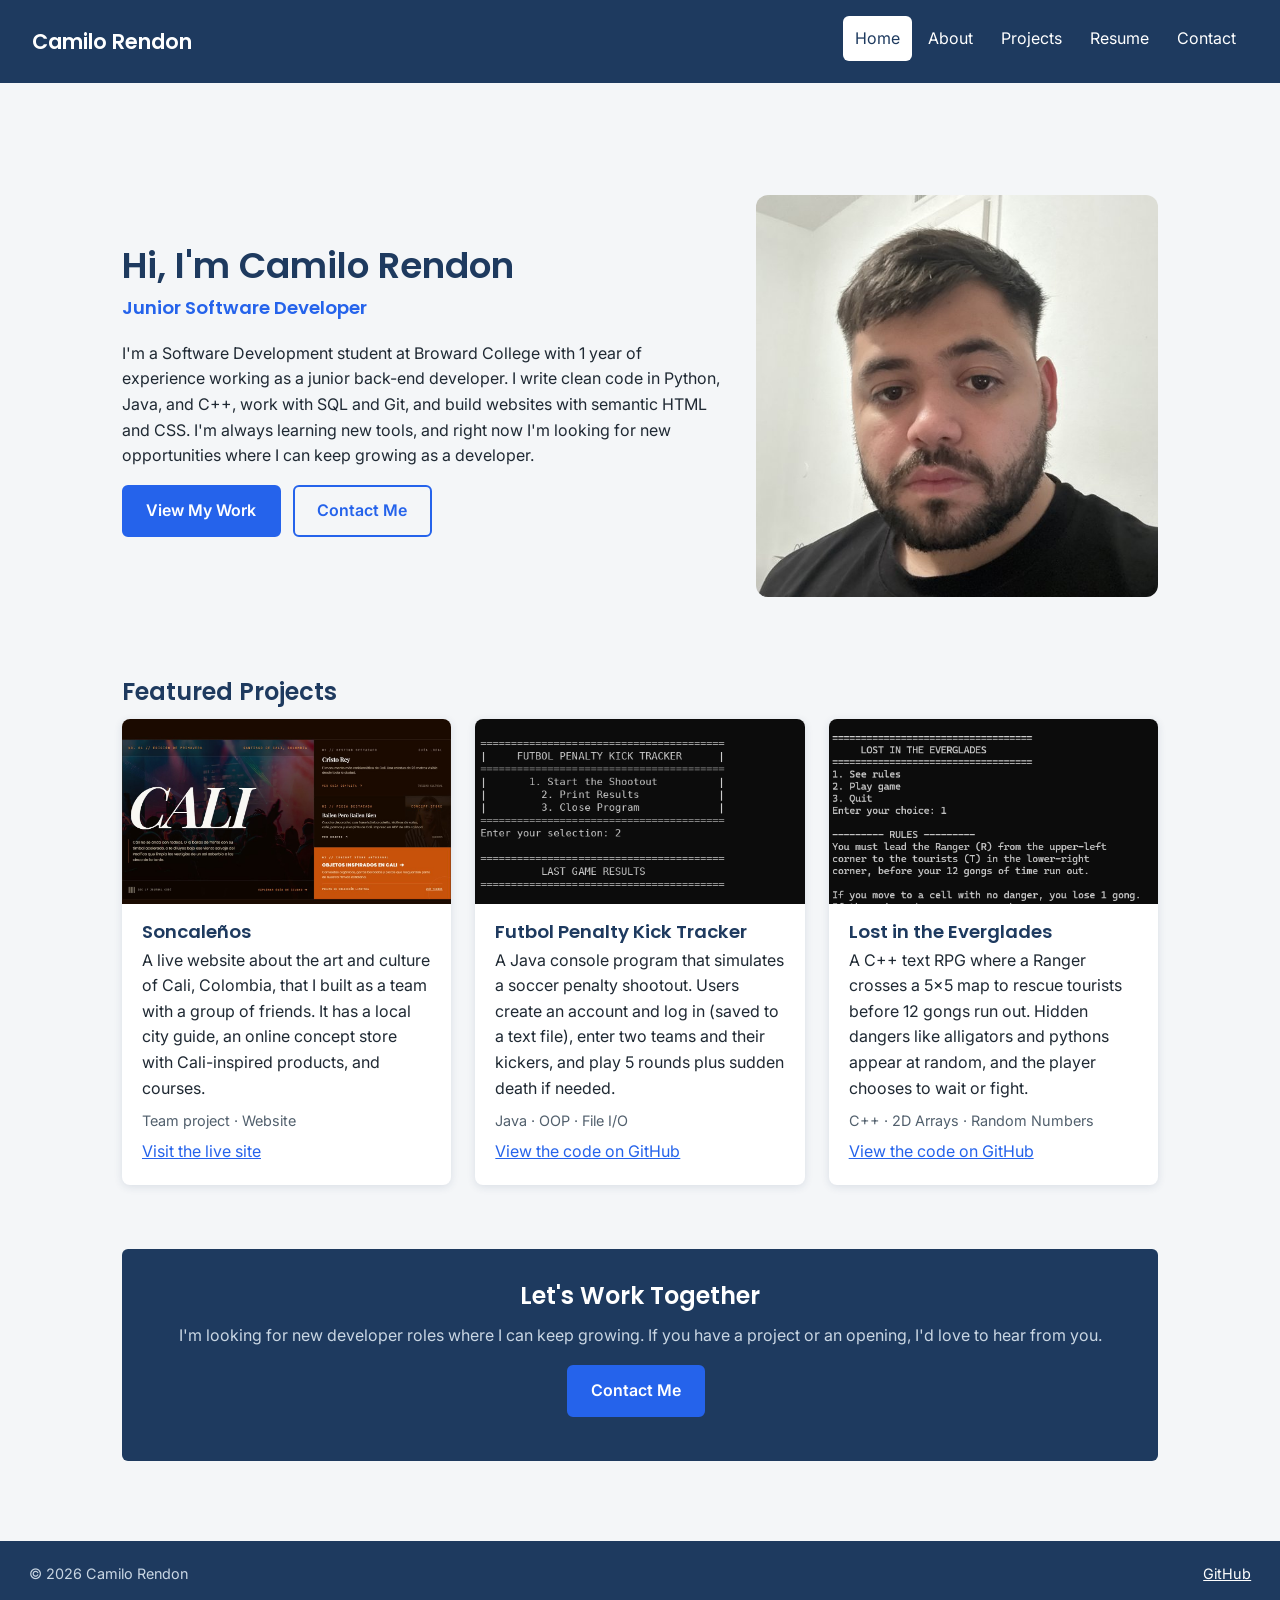
<file: Portafolio_Part_4/index.html>
<!DOCTYPE html>
<!--
    Student Name: Camilo Rendon
    File Name: index.html
    Date: 11/17/2026
    Note: Home page, created by duplicating template.html and following the Home wireframe.
-->
<html lang="en">
<head>
    <meta charset="utf-8">
    <meta name="viewport" content="width=device-width, initial-scale=1.0">
    <meta name="description" content="Camilo Rendon, Software Development student and junior software developer. View my projects and get in touch.">
    <title>Home | Camilo Rendon</title>
    <link rel="preconnect" href="https://fonts.googleapis.com">
    <link rel="preconnect" href="https://fonts.gstatic.com" crossorigin>
    <link rel="stylesheet" href="https://fonts.googleapis.com/css2?family=Inter:wght@400;600&amp;family=Poppins:wght@600&amp;display=swap">
    <link rel="stylesheet" href="css/styles.css">
    <script src="js/main.js"></script>
</head>
<body>

    <!-- Skip link for keyboard users -->
    <a class="skip-link" href="#main-content">Skip to main content</a>

    <!-- Site header: logo and primary navigation -->
    <header class="site-header">
        <a class="logo" href="index.html">Camilo Rendon</a>
        <button class="menu-toggle" type="button" aria-expanded="false" aria-controls="primary-nav">&#9776; Menu</button>
        <nav class="site-nav" id="primary-nav" aria-label="Primary">
            <ul>
                <li><a href="index.html" aria-current="page">Home</a></li>
                <li><a href="about.html">About</a></li>
                <li><a href="projects.html">Projects</a></li>
                <li><a href="resume.html">Resume</a></li>
                <li><a href="contact.html">Contact</a></li>
            </ul>
        </nav>
    </header>

    <!-- Main page content -->
    <main id="main-content">

        <!-- Hero: name, tagline, intro, buttons, and photo -->
        <section class="hero" aria-labelledby="hero-heading">
            <div class="hero-text">
                <h1 id="hero-heading">Hi, I'm Camilo Rendon</h1>
                <p class="tagline">Junior Software Developer</p>
                <p>I'm a Software Development student at Broward College with 1 year of experience working as a junior back-end developer. I write clean code in Python, Java, and C++, work with SQL and Git, and build websites with semantic HTML and CSS. I'm always learning new tools, and right now I'm looking for new opportunities where I can keep growing as a developer.</p>
                <a class="button" href="projects.html">View My Work</a>
                <a class="button button-outline" href="contact.html">Contact Me</a>
            </div>
            <img class="headshot" src="assets/images/headshot.jpg" alt="Photo of Camilo Rendon" width="600" height="600">
        </section>

        <!-- Featured projects: 1 column on mobile, 3 columns on desktop -->
        <section class="featured" aria-labelledby="featured-heading">
            <h2 id="featured-heading">Featured Projects</h2>
            <div class="project-grid">

                <article class="project-card">
                    <img src="assets/images/project-soncalenos.jpg" alt="Home page of the Soncaleños website with a large CALI title and featured places and products" width="1200" height="680">
                    <div class="card-body">
                        <h3>Soncaleños</h3>
                        <p>A live website about the art and culture of Cali, Colombia, that I built as a team with a group of friends. It has a local city guide, an online concept store with Cali-inspired products, and courses.</p>
                        <p class="tags">Team project &middot; Website</p>
                        <a href="https://soncalenos.com/">Visit the live site</a>
                    </div>
                </article>

                <article class="project-card">
                    <img src="assets/images/project-penalty-kicks.png" alt="Console screen of the Futbol Penalty Kick Tracker showing the main menu, last game results for each team, and the final score" width="488" height="1042">
                    <div class="card-body">
                        <h3>Futbol Penalty Kick Tracker</h3>
                        <p>A Java console program that simulates a soccer penalty shootout. Users create an account and log in (saved to a text file), enter two teams and their kickers, and play 5 rounds plus sudden death if needed.</p>
                        <p class="tags">Java &middot; OOP &middot; File I/O</p>
                        <a href="https://github.com/CamiloStiwar/Penalty-Kicks-Program">View the code on GitHub</a>
                    </div>
                </article>

                <article class="project-card">
                    <img src="assets/images/project-everglades.png" alt="Console screen of Lost in the Everglades showing the main menu and the game rules" width="518" height="585">
                    <div class="card-body">
                        <h3>Lost in the Everglades</h3>
                        <p>A C++ text RPG where a Ranger crosses a 5x5 map to rescue tourists before 12 gongs run out. Hidden dangers like alligators and pythons appear at random, and the player chooses to wait or fight.</p>
                        <p class="tags">C++ &middot; 2D Arrays &middot; Random Numbers</p>
                        <a href="https://github.com/CamiloStiwar/Everglades-Game">View the code on GitHub</a>
                    </div>
                </article>

            </div>
        </section>

        <!-- Call to action band -->
        <section class="cta" aria-labelledby="cta-heading">
            <h2 id="cta-heading">Let's Work Together</h2>
            <p>I'm looking for new developer roles where I can keep growing. If you have a project or an opening, I'd love to hear from you.</p>
            <a class="button" href="contact.html">Contact Me</a>
        </section>

    </main>

    <!-- Site footer -->
    <footer class="site-footer">
        <p>&copy; 2026 Camilo Rendon</p>
        <p><a href="https://github.com/CamiloStiwar">GitHub</a></p>
    </footer>

</body>
</html>
</file>
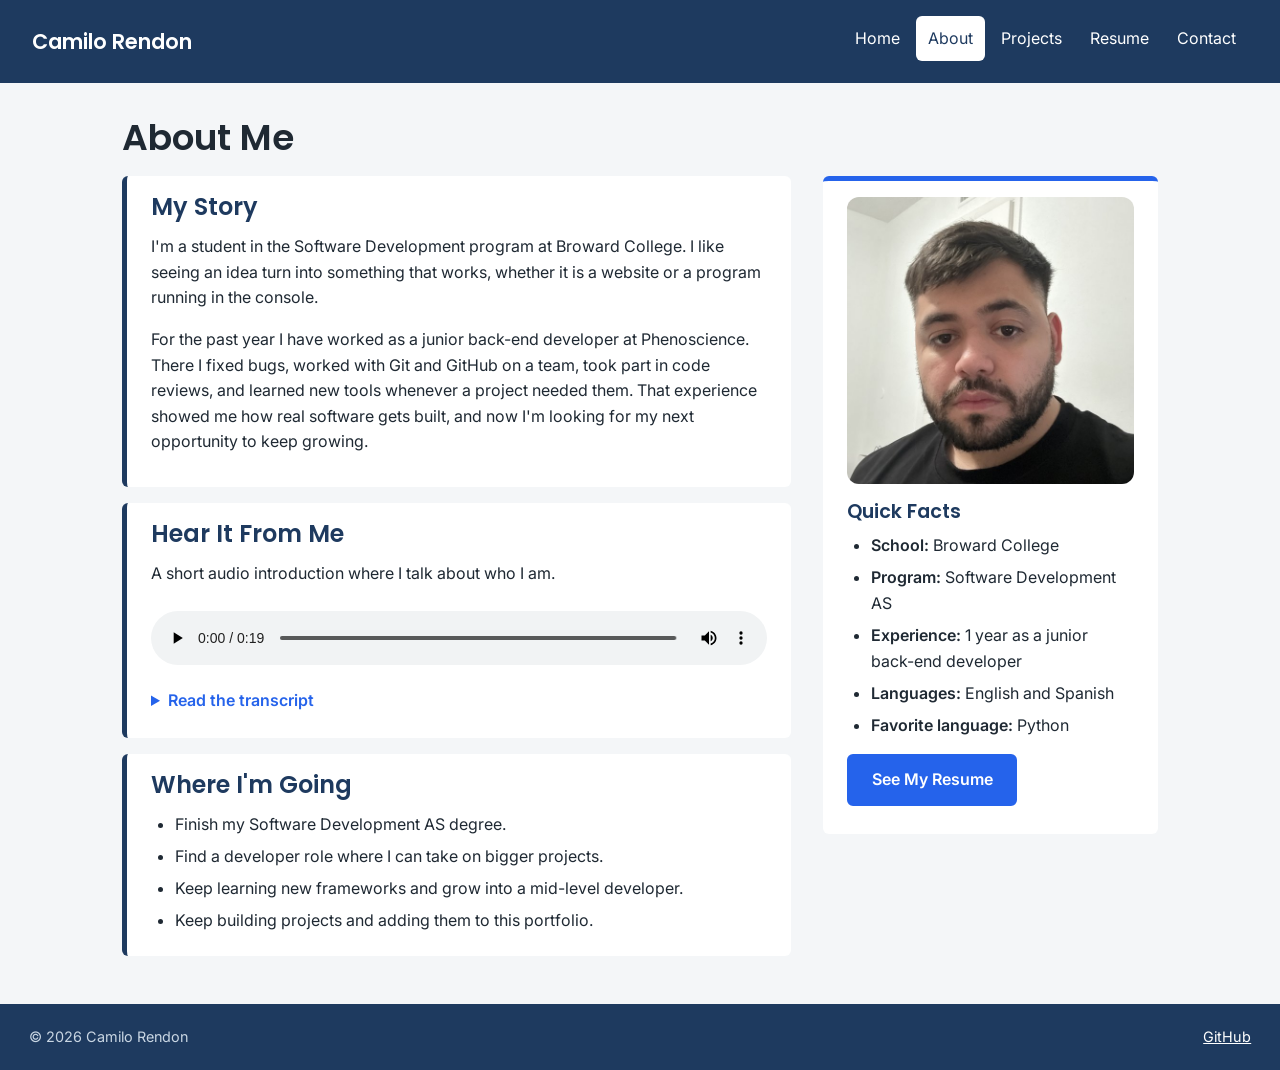
<file: Portafolio_Part_4/about.html>
<!DOCTYPE html>
<!--
    Student Name: Camilo Rendon
    File Name: about.html
    Date: 11/17/2026
-->
<html lang="en">
<head>
    <meta charset="utf-8">
    <meta name="viewport" content="width=device-width, initial-scale=1.0">
    <meta name="description" content="Learn about Camilo Rendon's background, goals, and technical skills.">
    <title>About | Camilo Rendon</title>
    <link rel="preconnect" href="https://fonts.googleapis.com">
    <link rel="preconnect" href="https://fonts.gstatic.com" crossorigin>
    <link rel="stylesheet" href="https://fonts.googleapis.com/css2?family=Inter:wght@400;600&amp;family=Poppins:wght@600&amp;display=swap">
    <link rel="stylesheet" href="css/styles.css">
    <script src="js/main.js"></script>
</head>
<body>

    <!-- Skip link for keyboard users -->
    <a class="skip-link" href="#main-content">Skip to main content</a>

    <!-- Site header: logo and primary navigation -->
    <header class="site-header">
        <a class="logo" href="index.html">Camilo Rendon</a>
        <button class="menu-toggle" type="button" aria-expanded="false" aria-controls="primary-nav">&#9776; Menu</button>
        <nav class="site-nav" id="primary-nav" aria-label="Primary">
            <ul>
                <li><a href="index.html">Home</a></li>
                <li><a href="about.html" aria-current="page">About</a></li>
                <li><a href="projects.html">Projects</a></li>
                <li><a href="resume.html">Resume</a></li>
                <li><a href="contact.html">Contact</a></li>
            </ul>
        </nav>
    </header>

    <!-- Main page content -->
    <main id="main-content">
        <h1>About Me</h1>

        <!-- Two column layout: story on the left, quick facts on the right -->
        <div class="about-layout">

            <article class="about-story">

                <section aria-labelledby="story-heading">
                    <h2 id="story-heading">My Story</h2>
                    <p>I'm a student in the Software Development program at Broward College. I like seeing an idea turn into something that works, whether it is a website or a program running in the console.</p>
                    <p>For the past year I have worked as a junior back-end developer at Phenoscience. There I fixed bugs, worked with Git and GitHub on a team, took part in code reviews, and learned new tools whenever a project needed them. That experience showed me how real software gets built, and now I'm looking for my next opportunity to keep growing.</p>
                </section>

                <!-- Audio introduction with a transcript for accessibility -->
                <section aria-labelledby="audio-heading">
                    <h2 id="audio-heading">Hear It From Me</h2>
                    <p>A short audio introduction where I talk about who I am.</p>
                    <audio controls preload="metadata">
                        <source src="assets/media/intro.mp3" type="audio/mpeg">
                        Your browser does not support the audio element. You can read the transcript below.
                    </audio>
                    <details class="transcript">
                        <summary>Read the transcript</summary>
                        <p>Hi, I'm Camilo Rendon. I'm a Software Development student at Broward College and I have one year of experience as a junior back-end developer. I build websites and programs in Python, Java, and C++. This portfolio shows some of the projects I'm proud of.</p>
                    </details>
                </section>

                <section aria-labelledby="goals-heading">
                    <h2 id="goals-heading">Where I'm Going</h2>
                    <ul>
                        <li>Finish my Software Development AS degree.</li>
                        <li>Find a developer role where I can take on bigger projects.</li>
                        <li>Keep learning new frameworks and grow into a mid-level developer.</li>
                        <li>Keep building projects and adding them to this portfolio.</li>
                    </ul>
                </section>

            </article>

            <!-- Sidebar with photo and quick facts -->
            <aside class="sidebar" aria-labelledby="facts-heading">
                <img src="assets/images/headshot.jpg" alt="Photo of Camilo Rendon" width="600" height="600">
                <h2 id="facts-heading">Quick Facts</h2>
                <ul>
                    <li><strong>School:</strong> Broward College</li>
                    <li><strong>Program:</strong> Software Development AS</li>
                    <li><strong>Experience:</strong> 1 year as a junior back-end developer</li>
                    <li><strong>Languages:</strong> English and Spanish</li>
                    <li><strong>Favorite language:</strong> Python</li>
                </ul>
                <a class="button" href="resume.html">See My Resume</a>
            </aside>

        </div>
    </main>

    <!-- Site footer -->
    <footer class="site-footer">
        <p>&copy; 2026 Camilo Rendon</p>
        <p><a href="https://github.com/CamiloStiwar">GitHub</a></p>
    </footer>

</body>
</html>
</file>
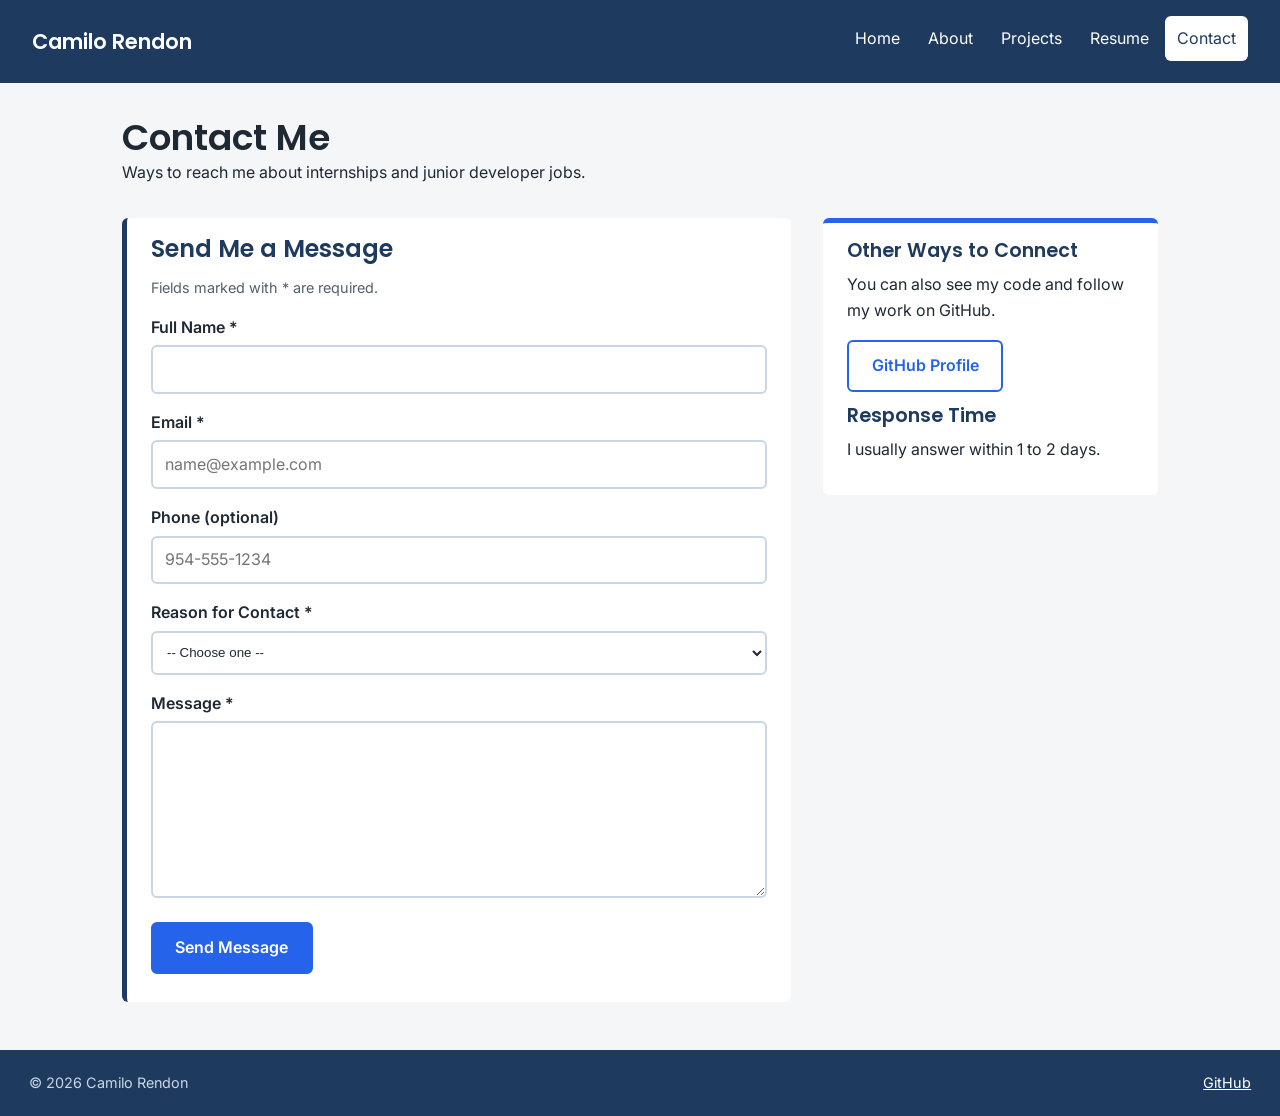
<file: Portafolio_Part_4/contact.html>
<!DOCTYPE html>
<!--
    Student Name: Camilo Rendon
    File Name: contact.html
    Date: 11/17/2026
-->
<html lang="en">
<head>
    <meta charset="utf-8">
    <meta name="viewport" content="width=device-width, initial-scale=1.0">
    <meta name="description" content="How to contact Camilo Rendon by email, GitHub, or LinkedIn.">
    <title>Contact | Camilo Rendon</title>
    <link rel="preconnect" href="https://fonts.googleapis.com">
    <link rel="preconnect" href="https://fonts.gstatic.com" crossorigin>
    <link rel="stylesheet" href="https://fonts.googleapis.com/css2?family=Inter:wght@400;600&amp;family=Poppins:wght@600&amp;display=swap">
    <link rel="stylesheet" href="css/styles.css">
    <script src="js/main.js"></script>
</head>
<body>

    <!-- Skip link for keyboard users -->
    <a class="skip-link" href="#main-content">Skip to main content</a>

    <!-- Site header: logo and primary navigation -->
    <header class="site-header">
        <a class="logo" href="index.html">Camilo Rendon</a>
        <button class="menu-toggle" type="button" aria-expanded="false" aria-controls="primary-nav">&#9776; Menu</button>
        <nav class="site-nav" id="primary-nav" aria-label="Primary">
            <ul>
                <li><a href="index.html">Home</a></li>
                <li><a href="about.html">About</a></li>
                <li><a href="projects.html">Projects</a></li>
                <li><a href="resume.html">Resume</a></li>
                <li><a href="contact.html" aria-current="page">Contact</a></li>
            </ul>
        </nav>
    </header>

    <!-- Main page content -->
    <main id="main-content">
        <h1>Contact Me</h1>
        <p>Ways to reach me about internships and junior developer jobs.</p>

        <div class="contact-layout">

            <!-- Contact form -->
            <section class="contact-form" aria-labelledby="form-heading">
                <h2 id="form-heading">Send Me a Message</h2>
                <p class="tags">Fields marked with * are required.</p>

                <form action="thanks.html" method="get">

                    <label for="name">Full Name *</label>
                    <input type="text" id="name" name="name" autocomplete="name" required>

                    <label for="email">Email *</label>
                    <input type="email" id="email" name="email" autocomplete="email" placeholder="name@example.com" required>

                    <label for="phone">Phone (optional)</label>
                    <input type="tel" id="phone" name="phone" autocomplete="tel" placeholder="954-555-1234"
                           pattern="[0-9]{3}-[0-9]{3}-[0-9]{4}" title="Use this format: 954-555-1234">

                    <label for="reason">Reason for Contact *</label>
                    <select id="reason" name="reason" required>
                        <option value="">-- Choose one --</option>
                        <option value="internship">Internship</option>
                        <option value="job">Junior developer job</option>
                        <option value="project">Website or program project</option>
                        <option value="other">Something else</option>
                    </select>

                    <label for="message">Message *</label>
                    <textarea id="message" name="message" rows="6" minlength="10" required></textarea>

                    <button class="button" type="submit">Send Message</button>
                </form>
            </section>

            <!-- Sidebar with other ways to connect -->
            <aside class="sidebar" aria-labelledby="connect-heading">
                <h2 id="connect-heading">Other Ways to Connect</h2>
                <p>You can also see my code and follow my work on GitHub.</p>
                <a class="button button-outline" href="https://github.com/CamiloStiwar">GitHub Profile</a>
                <h2>Response Time</h2>
                <p>I usually answer within 1 to 2 days.</p>
            </aside>

        </div>
    </main>

    <!-- Site footer -->
    <footer class="site-footer">
        <p>&copy; 2026 Camilo Rendon</p>
        <p><a href="https://github.com/CamiloStiwar">GitHub</a></p>
    </footer>

</body>
</html>
</file>
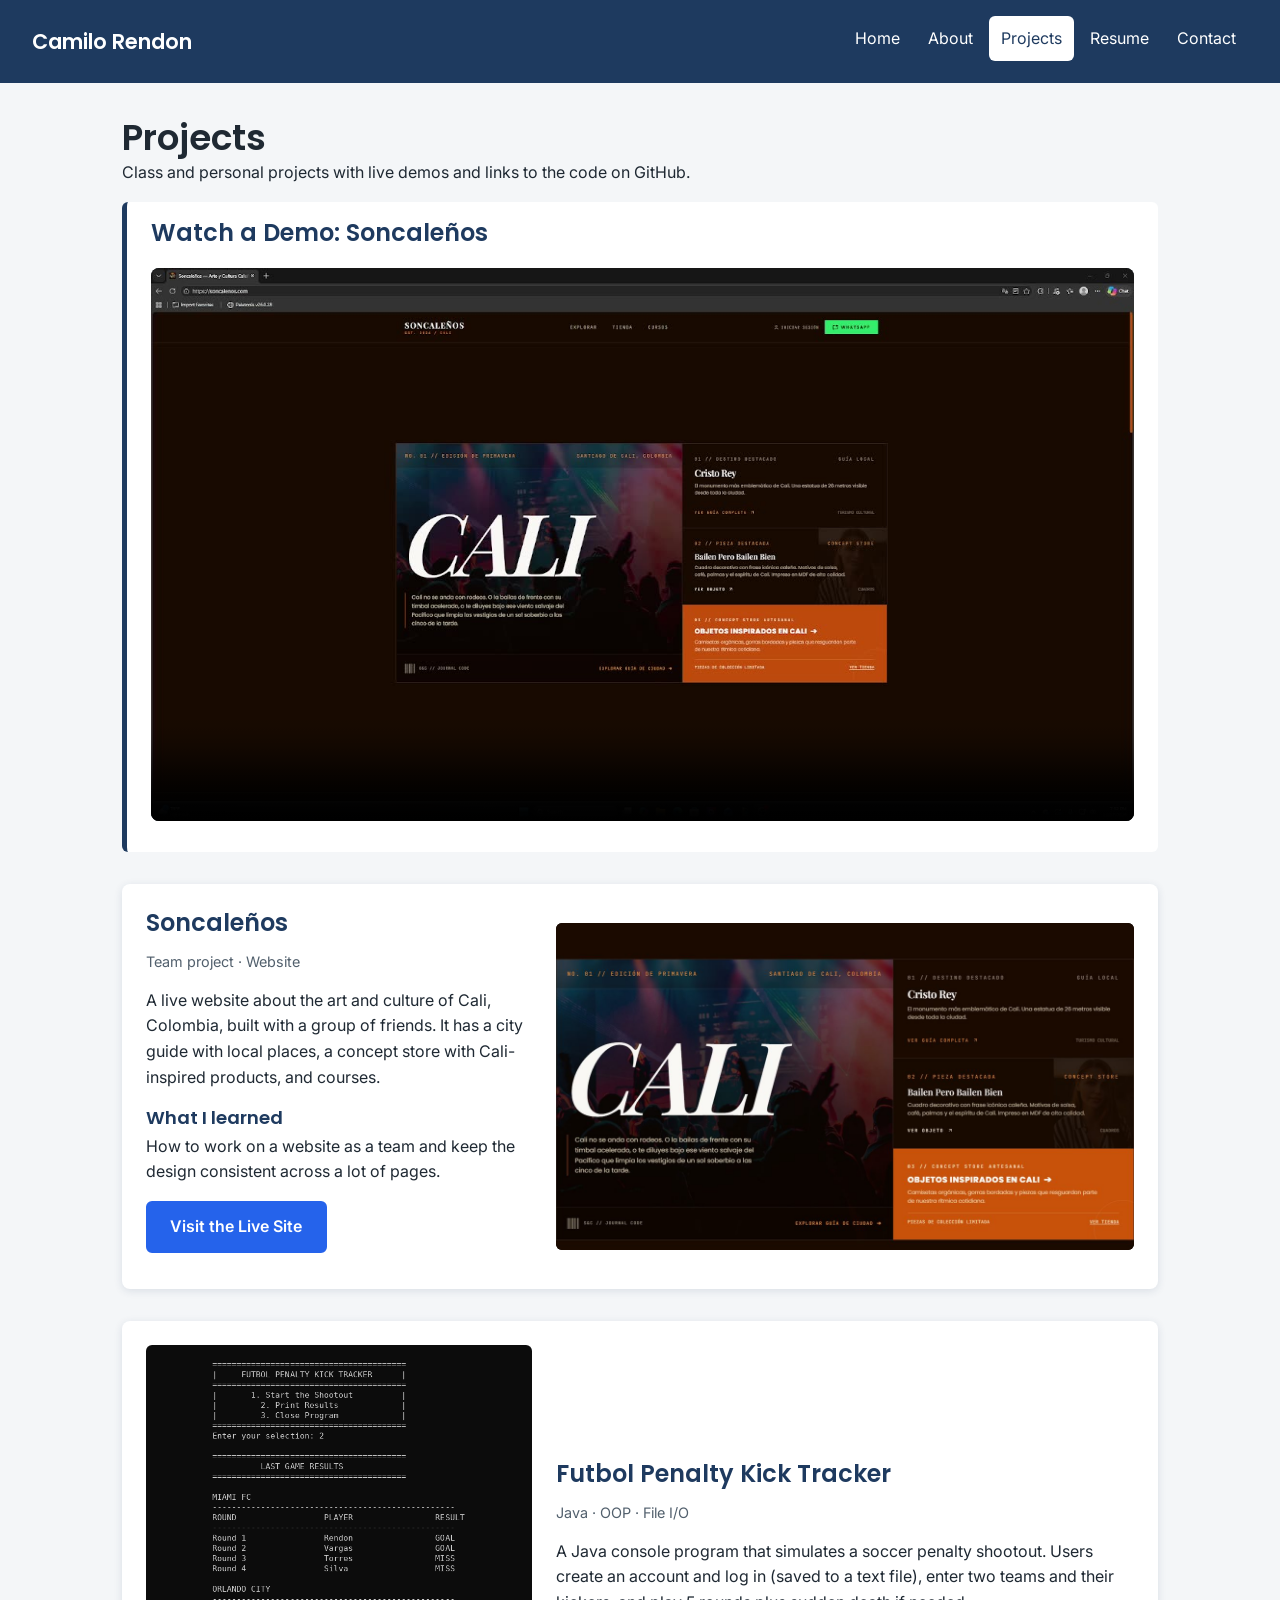
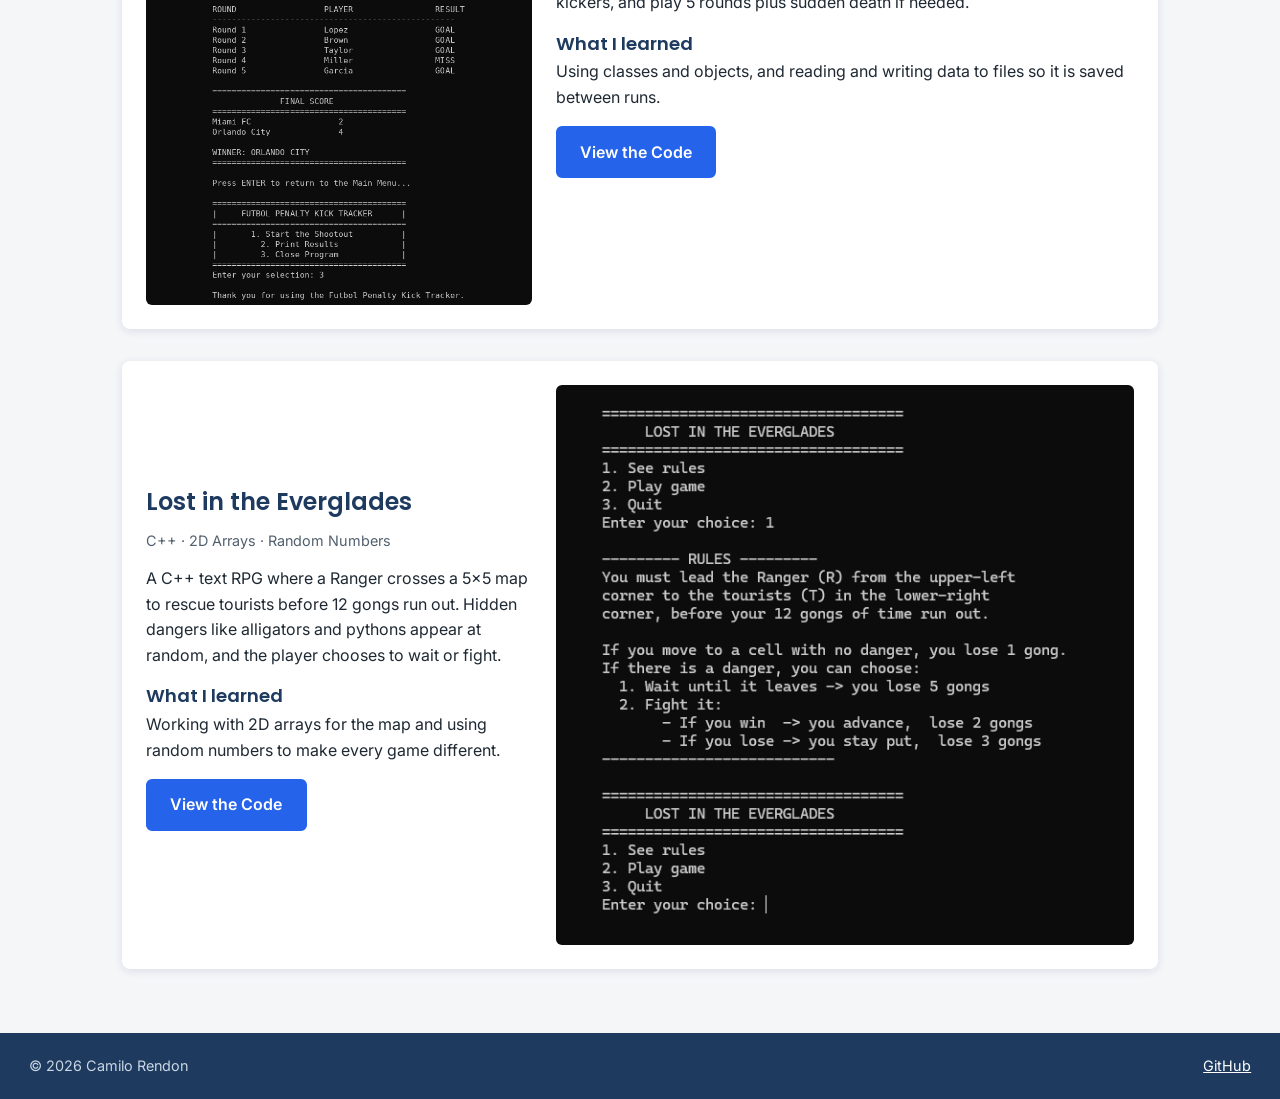
<file: Portafolio_Part_4/projects.html>
<!DOCTYPE html>
<!--
    Student Name: Camilo Rendon
    File Name: projects.html
    Date: 11/17/2026
-->
<html lang="en">
<head>
    <meta charset="utf-8">
    <meta name="viewport" content="width=device-width, initial-scale=1.0">
    <meta name="description" content="Class and personal projects by Camilo Rendon with live demos and source code.">
    <title>Projects | Camilo Rendon</title>
    <link rel="preconnect" href="https://fonts.googleapis.com">
    <link rel="preconnect" href="https://fonts.gstatic.com" crossorigin>
    <link rel="stylesheet" href="https://fonts.googleapis.com/css2?family=Inter:wght@400;600&amp;family=Poppins:wght@600&amp;display=swap">
    <link rel="stylesheet" href="css/styles.css">
    <script src="js/main.js"></script>
</head>
<body>

    <!-- Skip link for keyboard users -->
    <a class="skip-link" href="#main-content">Skip to main content</a>

    <!-- Site header: logo and primary navigation -->
    <header class="site-header">
        <a class="logo" href="index.html">Camilo Rendon</a>
        <button class="menu-toggle" type="button" aria-expanded="false" aria-controls="primary-nav">&#9776; Menu</button>
        <nav class="site-nav" id="primary-nav" aria-label="Primary">
            <ul>
                <li><a href="index.html">Home</a></li>
                <li><a href="about.html">About</a></li>
                <li><a href="projects.html" aria-current="page">Projects</a></li>
                <li><a href="resume.html">Resume</a></li>
                <li><a href="contact.html">Contact</a></li>
            </ul>
        </nav>
    </header>

    <!-- Main page content -->
    <main id="main-content">
        <h1>Projects</h1>
        <p>Class and personal projects with live demos and links to the code on GitHub.</p>

        <!-- Video demo with captions -->
        <section class="video-feature" aria-labelledby="video-heading">
            <h2 id="video-heading">Watch a Demo: Soncaleños</h2>
            <video controls preload="metadata" width="1280" height="720" poster="assets/images/soncalenos-poster.jpg">
                <source src="assets/media/soncalenos-demo.mp4" type="video/mp4">
                <track src="assets/media/soncalenos-demo.vtt" kind="captions" srclang="en" label="English" default>
                Your browser does not support the video element.
            </video>        </section>

        <!-- Each project is its own article: image on one side, details on the other -->
        <article class="project-row" aria-labelledby="soncalenos-heading">
            <img src="assets/images/project-soncalenos.jpg" alt="Home page of the Soncaleños website with a large CALI title and featured places and products" width="1200" height="680">
            <div>
                <h2 id="soncalenos-heading">Soncaleños</h2>
                <p class="tags">Team project &middot; Website</p>
                <p>A live website about the art and culture of Cali, Colombia, built with a group of friends. It has a city guide with local places, a concept store with Cali-inspired products, and courses.</p>
                <h3>What I learned</h3>
                <p>How to work on a website as a team and keep the design consistent across a lot of pages.</p>
                <a class="button" href="https://soncalenos.com/">Visit the Live Site</a>
            </div>
        </article>

        <article class="project-row" aria-labelledby="penalty-heading">
            <img src="assets/images/project-penalty-kicks.png" alt="Console screen of the Futbol Penalty Kick Tracker showing the main menu, last game results for each team, and the final score" width="488" height="1042">
            <div>
                <h2 id="penalty-heading">Futbol Penalty Kick Tracker</h2>
                <p class="tags">Java &middot; OOP &middot; File I/O</p>
                <p>A Java console program that simulates a soccer penalty shootout. Users create an account and log in (saved to a text file), enter two teams and their kickers, and play 5 rounds plus sudden death if needed.</p>
                <h3>What I learned</h3>
                <p>Using classes and objects, and reading and writing data to files so it is saved between runs.</p>
                <a class="button" href="https://github.com/CamiloStiwar/Penalty-Kicks-Program">View the Code</a>
            </div>
        </article>

        <article class="project-row" aria-labelledby="everglades-heading">
            <img src="assets/images/project-everglades.png" alt="Console screen of Lost in the Everglades showing the main menu and the game rules" width="518" height="585">
            <div>
                <h2 id="everglades-heading">Lost in the Everglades</h2>
                <p class="tags">C++ &middot; 2D Arrays &middot; Random Numbers</p>
                <p>A C++ text RPG where a Ranger crosses a 5x5 map to rescue tourists before 12 gongs run out. Hidden dangers like alligators and pythons appear at random, and the player chooses to wait or fight.</p>
                <h3>What I learned</h3>
                <p>Working with 2D arrays for the map and using random numbers to make every game different.</p>
                <a class="button" href="https://github.com/CamiloStiwar/Everglades-Game">View the Code</a>
            </div>
        </article>
    </main>

    <!-- Site footer -->
    <footer class="site-footer">
        <p>&copy; 2026 Camilo Rendon</p>
        <p><a href="https://github.com/CamiloStiwar">GitHub</a></p>
    </footer>

</body>
</html>
</file>
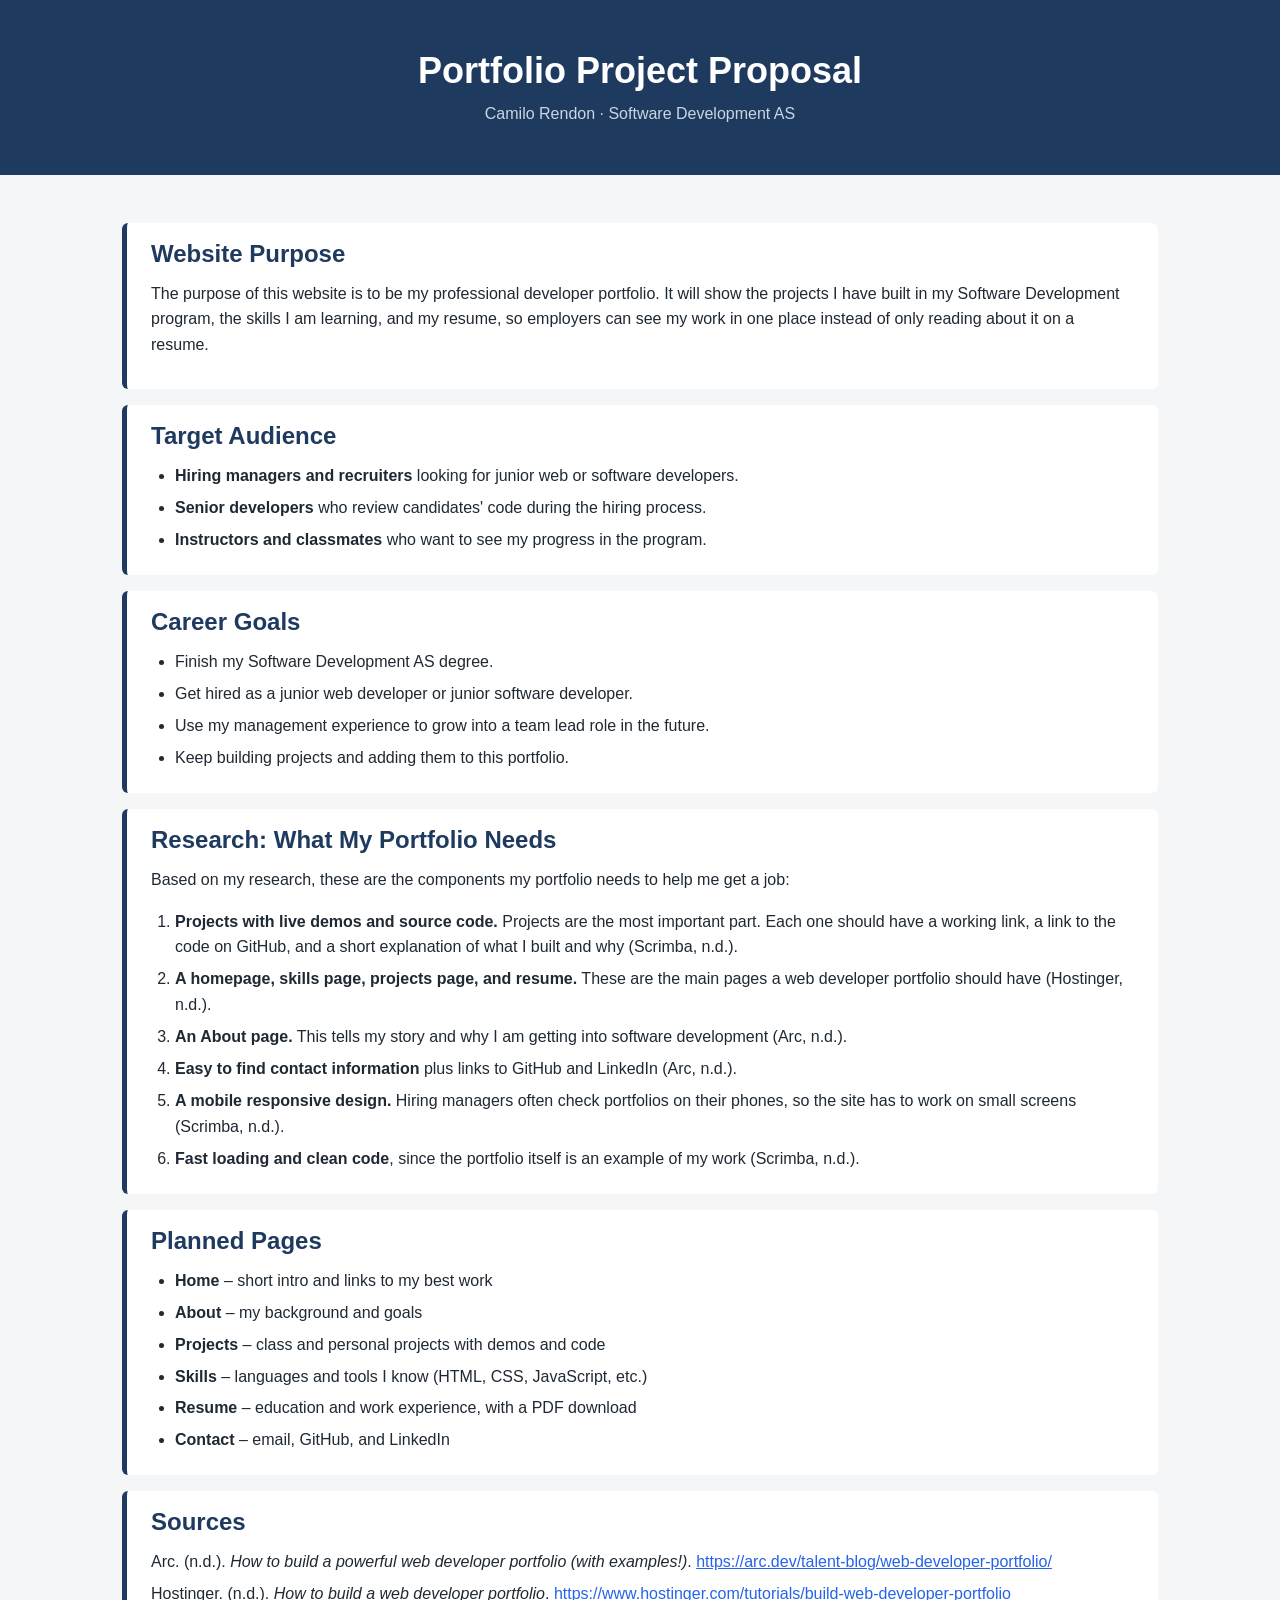
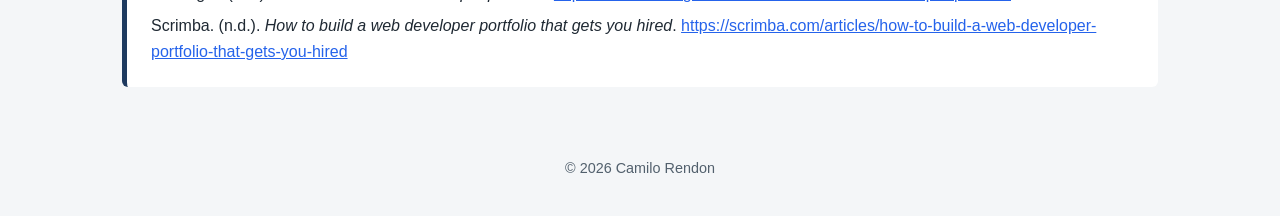
<file: Portafolio_Part_4/proposal.html>
<!DOCTYPE html>
<!--
    Student Name: Camilo Rendon
    File Name: proposal.html
    Date: 10/27/2026
    Note: This page is the project proposal and is not linked in the site navigation.
-->
<html lang="en">
<head>
    <meta charset="utf-8">
    <meta name="viewport" content="width=device-width, initial-scale=1.0">
    <meta name="description" content="Project proposal for the Camilo Rendon developer portfolio website.">
    <title>Portfolio Project Proposal | Camilo Rendon</title>
    <link rel="stylesheet" href="css/styles.css">
</head>
<body>

    <!-- Page header with the proposal title -->
    <header>
        <h1>Portfolio Project Proposal</h1>
        <p>Camilo Rendon &middot; Software Development AS</p>
    </header>

    <main>

        <!-- Section 1: Purpose of the website -->
        <section id="purpose">
            <h2>Website Purpose</h2>
            <p>The purpose of this website is to be my professional developer portfolio. It will show the projects I have built in my Software Development program, the skills I am learning, and my resume, so employers can see my work in one place instead of only reading about it on a resume.</p>
        </section>

        <!-- Section 2: Target audience -->
        <section id="audience">
            <h2>Target Audience</h2>
            <ul>
                <li><strong>Hiring managers and recruiters</strong> looking for junior web or software developers.</li>
                <li><strong>Senior developers</strong> who review candidates' code during the hiring process.</li>
                <li><strong>Instructors and classmates</strong> who want to see my progress in the program.</li>
            </ul>
        </section>

        <!-- Section 3: Career goals -->
        <section id="goals">
            <h2>Career Goals</h2>
            <ul>
                <li>Finish my Software Development AS degree.</li>
                <li>Get hired as a junior web developer or junior software developer.</li>
                <li>Use my management experience to grow into a team lead role in the future.</li>
                <li>Keep building projects and adding them to this portfolio.</li>
            </ul>
        </section>

        <!-- Section 4: Research on what a portfolio needs to get hired -->
        <section id="research">
            <h2>Research: What My Portfolio Needs</h2>
            <p>Based on my research, these are the components my portfolio needs to help me get a job:</p>
            <ol>
                <li><strong>Projects with live demos and source code.</strong> Projects are the most important part. Each one should have a working link, a link to the code on GitHub, and a short explanation of what I built and why (Scrimba, n.d.).</li>
                <li><strong>A homepage, skills page, projects page, and resume.</strong> These are the main pages a web developer portfolio should have (Hostinger, n.d.).</li>
                <li><strong>An About page.</strong> This tells my story and why I am getting into software development (Arc, n.d.).</li>
                <li><strong>Easy to find contact information</strong> plus links to GitHub and LinkedIn (Arc, n.d.).</li>
                <li><strong>A mobile responsive design.</strong> Hiring managers often check portfolios on their phones, so the site has to work on small screens (Scrimba, n.d.).</li>
                <li><strong>Fast loading and clean code</strong>, since the portfolio itself is an example of my work (Scrimba, n.d.).</li>
            </ol>
        </section>

        <!-- Section 5: Planned pages, matches the site map -->
        <section id="pages">
            <h2>Planned Pages</h2>
            <ul>
                <li><strong>Home</strong> &ndash; short intro and links to my best work</li>
                <li><strong>About</strong> &ndash; my background and goals</li>
                <li><strong>Projects</strong> &ndash; class and personal projects with demos and code</li>
                <li><strong>Skills</strong> &ndash; languages and tools I know (HTML, CSS, JavaScript, etc.)</li>
                <li><strong>Resume</strong> &ndash; education and work experience, with a PDF download</li>
                <li><strong>Contact</strong> &ndash; email, GitHub, and LinkedIn</li>
            </ul>
        </section>

        <!-- Section 6: Sources used for the research -->
        <section id="sources">
            <h2>Sources</h2>
            <ul class="sources-list">
                <li>Arc. (n.d.). <em>How to build a powerful web developer portfolio (with examples!)</em>. <a href="https://arc.dev/talent-blog/web-developer-portfolio/" target="_blank" rel="noopener">https://arc.dev/talent-blog/web-developer-portfolio/</a></li>
                <li>Hostinger. (n.d.). <em>How to build a web developer portfolio</em>. <a href="https://www.hostinger.com/tutorials/build-web-developer-portfolio" target="_blank" rel="noopener">https://www.hostinger.com/tutorials/build-web-developer-portfolio</a></li>
                <li>Scrimba. (n.d.). <em>How to build a web developer portfolio that gets you hired</em>. <a href="https://scrimba.com/articles/how-to-build-a-web-developer-portfolio-that-gets-you-hired" target="_blank" rel="noopener">https://scrimba.com/articles/how-to-build-a-web-developer-portfolio-that-gets-you-hired</a></li>
            </ul>
        </section>

    </main>

    <!-- Page footer -->
    <footer>
        <p>&copy; 2026 Camilo Rendon</p>
    </footer>

    <script src="js/main.js"></script>

</body>
</html>
</file>
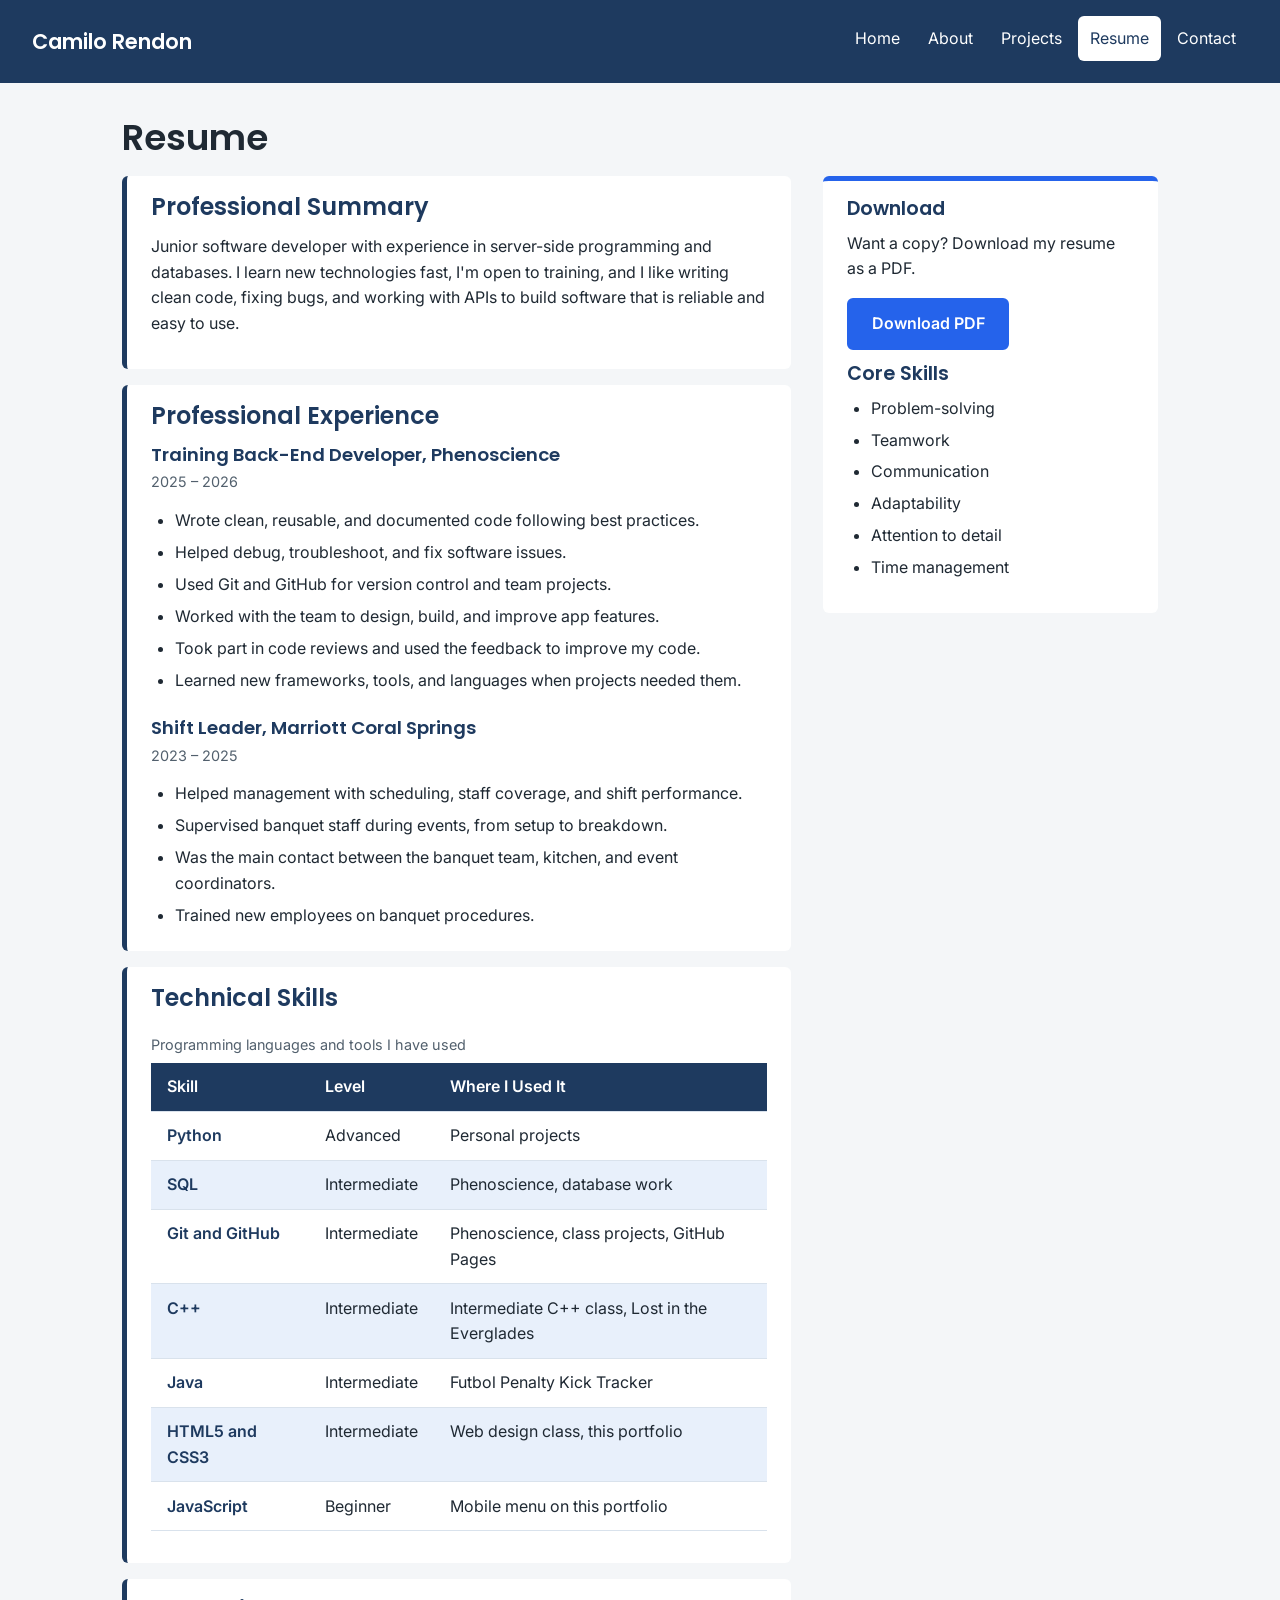
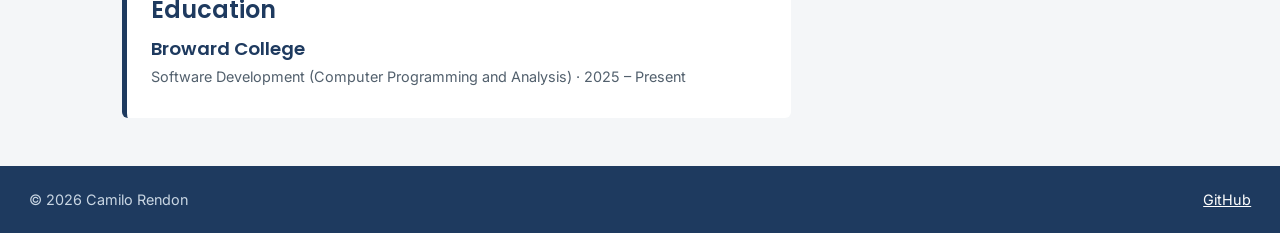
<file: Portafolio_Part_4/resume.html>
<!DOCTYPE html>
<!--
    Student Name: Camilo Rendon
    File Name: resume.html
    Date: 11/17/2026
-->
<html lang="en">
<head>
    <meta charset="utf-8">
    <meta name="viewport" content="width=device-width, initial-scale=1.0">
    <meta name="description" content="Camilo Rendon's education, work experience, and downloadable resume.">
    <title>Resume | Camilo Rendon</title>
    <link rel="preconnect" href="https://fonts.googleapis.com">
    <link rel="preconnect" href="https://fonts.gstatic.com" crossorigin>
    <link rel="stylesheet" href="https://fonts.googleapis.com/css2?family=Inter:wght@400;600&amp;family=Poppins:wght@600&amp;display=swap">
    <link rel="stylesheet" href="css/styles.css">
    <script src="js/main.js"></script>
</head>
<body>

    <!-- Skip link for keyboard users -->
    <a class="skip-link" href="#main-content">Skip to main content</a>

    <!-- Site header: logo and primary navigation -->
    <header class="site-header">
        <a class="logo" href="index.html">Camilo Rendon</a>
        <button class="menu-toggle" type="button" aria-expanded="false" aria-controls="primary-nav">&#9776; Menu</button>
        <nav class="site-nav" id="primary-nav" aria-label="Primary">
            <ul>
                <li><a href="index.html">Home</a></li>
                <li><a href="about.html">About</a></li>
                <li><a href="projects.html">Projects</a></li>
                <li><a href="resume.html" aria-current="page">Resume</a></li>
                <li><a href="contact.html">Contact</a></li>
            </ul>
        </nav>
    </header>

    <!-- Main page content -->
    <main id="main-content">
        <h1>Resume</h1>

        <div class="resume-layout">

            <article class="resume-main">

                <!-- Short professional summary -->
                <section aria-labelledby="summary-heading">
                    <h2 id="summary-heading">Professional Summary</h2>
                    <p>Junior software developer with experience in server-side programming and databases. I learn new technologies fast, I'm open to training, and I like writing clean code, fixing bugs, and working with APIs to build software that is reliable and easy to use.</p>
                </section>

                <section aria-labelledby="experience-heading">
                    <h2 id="experience-heading">Professional Experience</h2>

                    <h3>Training Back-End Developer, Phenoscience</h3>
                    <p class="tags">2025 &ndash; 2026</p>
                    <ul>
                        <li>Wrote clean, reusable, and documented code following best practices.</li>
                        <li>Helped debug, troubleshoot, and fix software issues.</li>
                        <li>Used Git and GitHub for version control and team projects.</li>
                        <li>Worked with the team to design, build, and improve app features.</li>
                        <li>Took part in code reviews and used the feedback to improve my code.</li>
                        <li>Learned new frameworks, tools, and languages when projects needed them.</li>
                    </ul>

                    <h3>Shift Leader, Marriott Coral Springs</h3>
                    <p class="tags">2023 &ndash; 2025</p>
                    <ul>
                        <li>Helped management with scheduling, staff coverage, and shift performance.</li>
                        <li>Supervised banquet staff during events, from setup to breakdown.</li>
                        <li>Was the main contact between the banquet team, kitchen, and event coordinators.</li>
                        <li>Trained new employees on banquet procedures.</li>
                    </ul>
                </section>

                <!-- Technical skills table -->
                <section aria-labelledby="skills-heading">
                    <h2 id="skills-heading">Technical Skills</h2>
                    <div class="table-wrap">
                        <table class="skills-table">
                            <caption>Programming languages and tools I have used</caption>
                            <thead>
                                <tr>
                                    <th scope="col">Skill</th>
                                    <th scope="col">Level</th>
                                    <th scope="col">Where I Used It</th>
                                </tr>
                            </thead>
                            <tbody>
                                <tr>
                                    <th scope="row">Python</th>
                                    <td>Advanced</td>
                                    <td>Personal projects</td>
                                </tr>
                                <tr>
                                    <th scope="row">SQL</th>
                                    <td>Intermediate</td>
                                    <td>Phenoscience, database work</td>
                                </tr>
                                <tr>
                                    <th scope="row">Git and GitHub</th>
                                    <td>Intermediate</td>
                                    <td>Phenoscience, class projects, GitHub Pages</td>
                                </tr>
                                <tr>
                                    <th scope="row">C++</th>
                                    <td>Intermediate</td>
                                    <td>Intermediate C++ class, Lost in the Everglades</td>
                                </tr>
                                <tr>
                                    <th scope="row">Java</th>
                                    <td>Intermediate</td>
                                    <td>Futbol Penalty Kick Tracker</td>
                                </tr>
                                <tr>
                                    <th scope="row">HTML5 and CSS3</th>
                                    <td>Intermediate</td>
                                    <td>Web design class, this portfolio</td>
                                </tr>
                                <tr>
                                    <th scope="row">JavaScript</th>
                                    <td>Beginner</td>
                                    <td>Mobile menu on this portfolio</td>
                                </tr>
                            </tbody>
                        </table>
                    </div>
                </section>

                <section aria-labelledby="education-heading">
                    <h2 id="education-heading">Education</h2>
                    <h3>Broward College</h3>
                    <p class="tags">Software Development (Computer Programming and Analysis) &middot; 2025 &ndash; Present</p>
                </section>

            </article>

            <!-- Sidebar with the PDF download and core skills -->
            <aside class="sidebar" aria-labelledby="download-heading">
                <h2 id="download-heading">Download</h2>
                <p>Want a copy? Download my resume as a PDF.</p>
                <a class="button" href="assets/media/CV_Camilo_Rendon.pdf">Download PDF</a>
                <h2>Core Skills</h2>
                <ul>
                    <li>Problem-solving</li>
                    <li>Teamwork</li>
                    <li>Communication</li>
                    <li>Adaptability</li>
                    <li>Attention to detail</li>
                    <li>Time management</li>
                </ul>
            </aside>

        </div>
    </main>

    <!-- Site footer -->
    <footer class="site-footer">
        <p>&copy; 2026 Camilo Rendon</p>
        <p><a href="https://github.com/CamiloStiwar">GitHub</a></p>
    </footer>

</body>
</html>
</file>
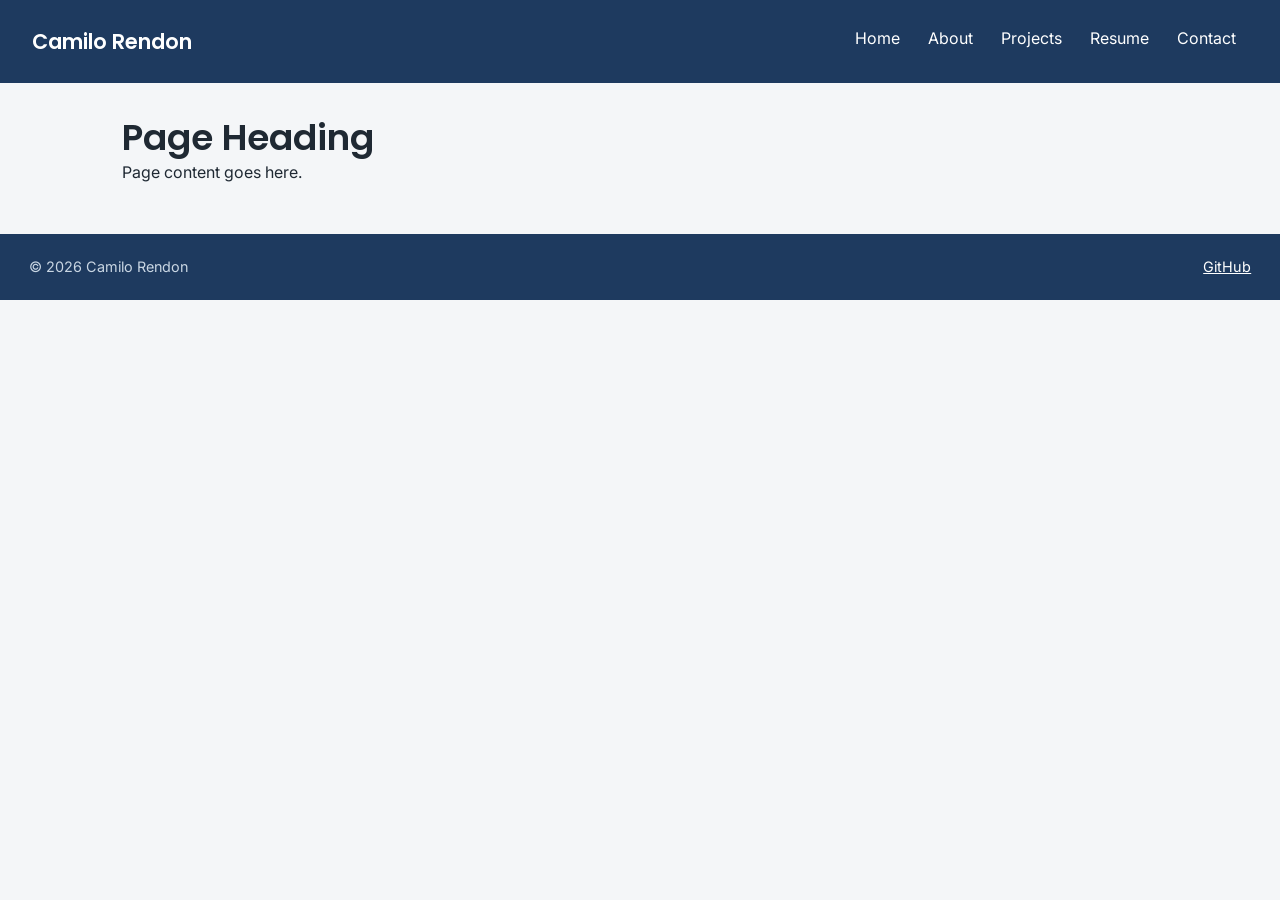
<file: Portafolio_Part_4/template.html>
<!DOCTYPE html>
<!--
    Student Name: Camilo Rendon
    File Name: template.html
    Date: 11/10/2026
    Note: Master template. This page is not part of the website and is not linked in the navigation.
-->
<html lang="en">
<head>
    <meta charset="utf-8">
    <meta name="viewport" content="width=device-width, initial-scale=1.0">
    <meta name="description" content="Page description goes here.">
    <title>Page Title | Camilo Rendon</title>
    <link rel="preconnect" href="https://fonts.googleapis.com">
    <link rel="preconnect" href="https://fonts.gstatic.com" crossorigin>
    <link rel="stylesheet" href="https://fonts.googleapis.com/css2?family=Inter:wght@400;600&amp;family=Poppins:wght@600&amp;display=swap">
    <link rel="stylesheet" href="css/styles.css">
    <script src="js/main.js"></script>
</head>
<body>

    <!-- Skip link for keyboard users -->
    <a class="skip-link" href="#main-content">Skip to main content</a>

    <!-- Site header: logo and primary navigation -->
    <header class="site-header">
        <a class="logo" href="index.html">Camilo Rendon</a>
        <button class="menu-toggle" type="button" aria-expanded="false" aria-controls="primary-nav">&#9776; Menu</button>
        <nav class="site-nav" id="primary-nav" aria-label="Primary">
            <ul>
                <li><a href="index.html">Home</a></li>
                <li><a href="about.html">About</a></li>
                <li><a href="projects.html">Projects</a></li>
                <li><a href="resume.html">Resume</a></li>
                <li><a href="contact.html">Contact</a></li>
            </ul>
        </nav>
    </header>

    <!-- Main page content -->
    <main id="main-content">
        <h1>Page Heading</h1>
        <p>Page content goes here.</p>
    </main>

    <!-- Site footer -->
    <footer class="site-footer">
        <p>&copy; 2026 Camilo Rendon</p>
        <p><a href="https://github.com/CamiloStiwar">GitHub</a></p>
    </footer>

</body>
</html>
</file>
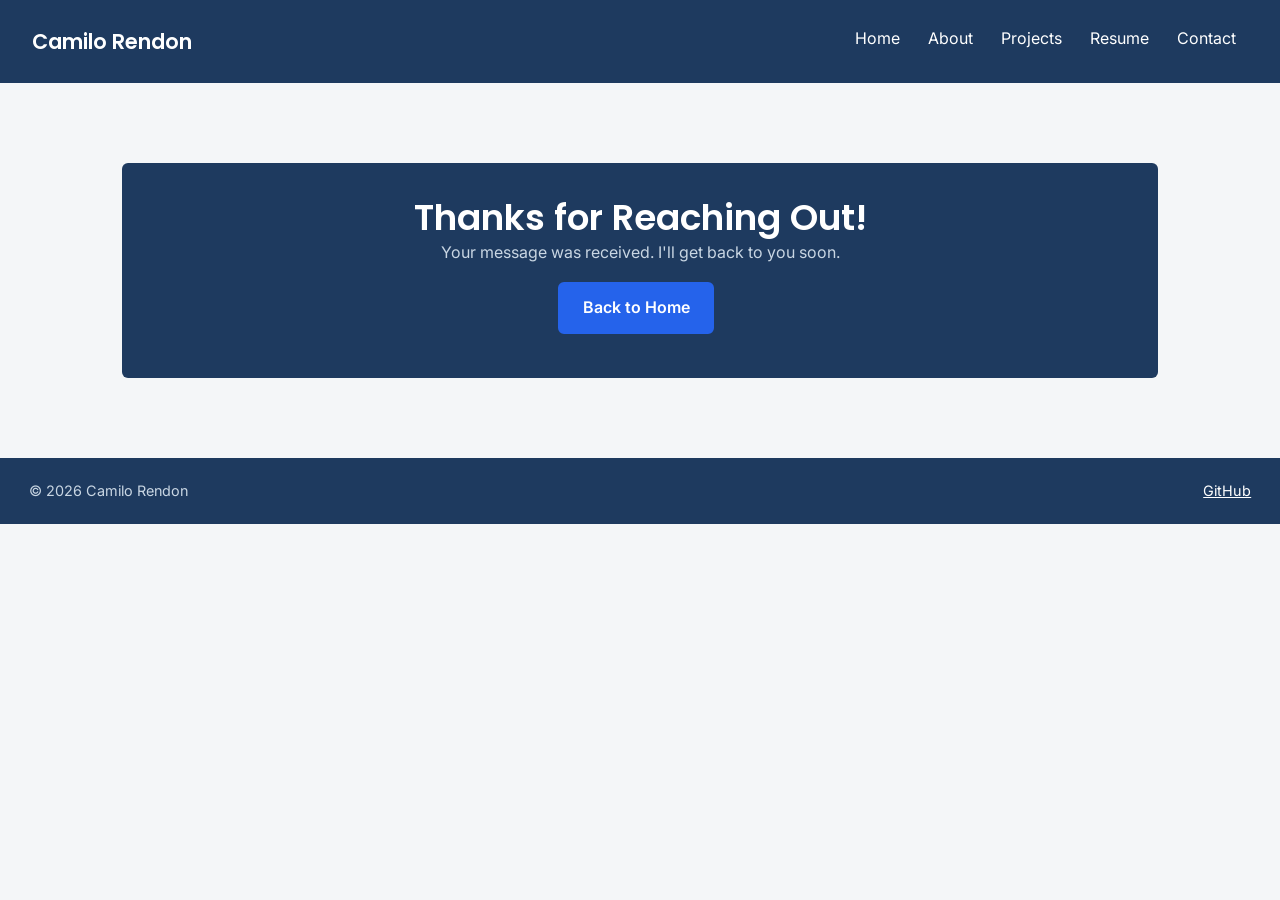
<file: Portafolio_Part_4/thanks.html>
<!DOCTYPE html>
<!--
    Student Name: Camilo Rendon
    File Name: thanks.html
    Date: 11/17/2026
    Note: Confirmation page after the contact form is sent. Not linked in the navigation.
-->
<html lang="en">
<head>
    <meta charset="utf-8">
    <meta name="viewport" content="width=device-width, initial-scale=1.0">
    <meta name="description" content="Thank you for contacting Camilo Rendon.">
    <title>Thank You | Camilo Rendon</title>
    <link rel="preconnect" href="https://fonts.googleapis.com">
    <link rel="preconnect" href="https://fonts.gstatic.com" crossorigin>
    <link rel="stylesheet" href="https://fonts.googleapis.com/css2?family=Inter:wght@400;600&amp;family=Poppins:wght@600&amp;display=swap">
    <link rel="stylesheet" href="css/styles.css">
    <script src="js/main.js"></script>
</head>
<body>

    <!-- Skip link for keyboard users -->
    <a class="skip-link" href="#main-content">Skip to main content</a>

    <!-- Site header: logo and primary navigation -->
    <header class="site-header">
        <a class="logo" href="index.html">Camilo Rendon</a>
        <button class="menu-toggle" type="button" aria-expanded="false" aria-controls="primary-nav">&#9776; Menu</button>
        <nav class="site-nav" id="primary-nav" aria-label="Primary">
            <ul>
                <li><a href="index.html">Home</a></li>
                <li><a href="about.html">About</a></li>
                <li><a href="projects.html">Projects</a></li>
                <li><a href="resume.html">Resume</a></li>
                <li><a href="contact.html">Contact</a></li>
            </ul>
        </nav>
    </header>

    <!-- Main page content -->
    <main id="main-content">
        <section class="cta">
            <h1>Thanks for Reaching Out!</h1>
            <p>Your message was received. I'll get back to you soon.</p>
            <a class="button" href="index.html">Back to Home</a>
        </section>
    </main>

    <!-- Site footer -->
    <footer class="site-footer">
        <p>&copy; 2026 Camilo Rendon</p>
        <p><a href="https://github.com/CamiloStiwar">GitHub</a></p>
    </footer>

</body>
</html>
</file>
<file: Portafolio_Part_4/css/styles.css>
/*
    Author: Camilo Rendon
    File Name: styles.css
    Date: 11/17/2026
    Description: Global styles for the portfolio website (mobile-first).
*/

/* ==========================================
   CSS Reset
   ========================================== */
*,
*::before,
*::after {
    box-sizing: border-box;
}

html, body, div, span, header, nav, main, section, article, aside, footer,
h1, h2, h3, h4, h5, h6, p, a, img, figure, figcaption, blockquote,
ul, ol, li, form, label, input, textarea, button, table, tr, th, td {
    margin: 0;
    padding: 0;
    border: 0;
    font-size: 100%;
    font: inherit;
    vertical-align: baseline;
}

ul, ol {
    list-style: none;
}

img {
    display: block;
    max-width: 100%;
    height: auto;
}

button {
    background: none;
    cursor: pointer;
    color: inherit;
}

/* ==========================================
   Global Typography and Colors
   ========================================== */
body {
    font-family: "Inter", Arial, Helvetica, sans-serif;
    font-size: 1rem;
    font-weight: 400;
    line-height: 1.6;
    color: #1f2933;
    background-color: #f4f6f8;
}

h1, h2, h3 {
    font-family: "Poppins", Arial, Helvetica, sans-serif;
    font-weight: 600;
    line-height: 1.25;
}

h1 {
    font-size: 1.75rem;
}

h2 {
    font-size: 1.5rem;
    color: #1e3a5f;
    margin-bottom: 0.5em;
}

h3 {
    font-size: 1.15rem;
    color: #1e3a5f;
    margin-bottom: 0.25em;
}

p {
    margin-bottom: 1em;
}

strong {
    font-weight: 600;
}

em {
    font-style: italic;
}

a {
    color: #2563eb;
    word-break: break-word;
}

a:hover {
    color: #1e3a5f;
}

/* Visible focus outline for keyboard users */
a:focus-visible,
button:focus-visible {
    outline: 3px solid #2563eb;
    outline-offset: 3px;
}

/* Skip link: hidden until it gets keyboard focus */
.skip-link {
    position: absolute;
    left: -9999px;
    top: 0;
    background-color: #ffffff;
    color: #1e3a5f;
    padding: 0.75em 1em;
    z-index: 100;
}

.skip-link:focus {
    left: 1em;
    top: 1em;
}

/* ==========================================
   Header (proposal page uses the simple version)
   ========================================== */
header {
    background-color: #1e3a5f;
    color: #ffffff;
    text-align: center;
    padding: 2em 1em;
}

header p {
    margin: 0.5em 0 0;
    color: #c9d6e3;
}

/* Site header with logo + navigation */
.site-header {
    display: flex;
    flex-wrap: wrap;
    align-items: center;
    justify-content: space-between;
    text-align: left;
    padding: 1em;
}

.logo {
    font-family: "Poppins", Arial, Helvetica, sans-serif;
    font-weight: 600;
    font-size: 1.3rem;
    color: #ffffff;
    text-decoration: none;
}

.logo:hover {
    color: #c9d6e3;
}

/* ==========================================
   Navigation (mobile: hamburger menu)
   ========================================== */
.menu-toggle {
    display: none;
    min-width: 44px;
    min-height: 44px;
    padding: 0.5em 0.75em;
    border: 2px solid #c9d6e3;
    border-radius: 6px;
    color: #ffffff;
    font-size: 1rem;
}

/* JavaScript adds the "js" class, so the menu still works if JS is off */
.js .menu-toggle {
    display: block;
}

.site-nav {
    width: 100%;
}

.js .site-nav {
    display: none;
}

.js .site-nav.open {
    display: block;
}

.site-nav ul {
    padding-top: 1em;
}

.site-nav a {
    display: block;
    min-height: 44px;
    padding: 0.6em 0.75em;
    color: #ffffff;
    text-decoration: none;
    border-radius: 6px;
}

.site-nav a:hover {
    background-color: #2563eb;
    color: #ffffff;
}

.site-nav a[aria-current="page"] {
    background-color: #ffffff;
    color: #1e3a5f;
}

/* ==========================================
   Main Content
   ========================================== */
main {
    max-width: 1100px;
    margin: 0 auto;
    padding: 1em;
}

section {
    background-color: #ffffff;
    border-left: 5px solid #1e3a5f;
    border-radius: 6px;
    padding: 1em 1.5em;
    margin: 1em 0;
}

main ul.bullets,
section > ul,
section > ol {
    margin-left: 1.5em;
}

section > ul {
    list-style: disc;
}

section > ol {
    list-style: decimal;
}

li {
    margin-bottom: 0.4em;
}

.sources-list {
    list-style-type: none;
    margin-left: 0;
}

/* Buttons */
.button {
    display: inline-block;
    min-height: 44px;
    padding: 0.7em 1.4em;
    margin: 0 0.5em 0.75em 0;
    background-color: #2563eb;
    color: #ffffff;
    border: 2px solid #2563eb;
    border-radius: 6px;
    font-weight: 600;
    text-decoration: none;
}

.button:hover {
    background-color: #1e3a5f;
    border-color: #1e3a5f;
    color: #ffffff;
}

.button-outline {
    background-color: transparent;
    color: #2563eb;
}

/* ==========================================
   Home Page
   ========================================== */
.hero {
    background-color: transparent;
    border: 0;
    padding: 0;
    margin: 48px 0;
    display: grid;
    gap: 2em;
}

.hero h1 {
    color: #1e3a5f;
}

.tagline {
    font-family: "Poppins", Arial, Helvetica, sans-serif;
    font-weight: 600;
    font-size: 1.15rem;
    color: #2563eb;
    margin: 0.25em 0 1em;
}

.headshot {
    width: 100%;
    max-width: 420px;
    margin: 0 auto;
    border-radius: 12px;
}

.featured {
    background-color: transparent;
    border: 0;
    padding: 0;
    margin: 48px 0;
}

.project-grid {
    display: grid;
    grid-template-columns: 1fr;
    gap: 24px;
}

.project-card {
    background-color: #ffffff;
    border-radius: 8px;
    overflow: hidden;
    box-shadow: 0 2px 8px rgba(30, 58, 95, 0.12);
}

.project-card img {
    width: 100%;
    aspect-ratio: 16 / 9;
    object-fit: cover;
    object-position: top;
}

.project-card .card-body {
    padding: 1em 1.25em 1.25em;
}

.project-card p {
    margin-bottom: 0.5em;
}

.tags {
    font-size: 0.9rem;
    color: #52606d;
}

.cta {
    background-color: #1e3a5f;
    border: 0;
    color: #ffffff;
    text-align: center;
    padding: 2em 1.5em;
    margin: 48px 0;
}

.cta h2 {
    color: #ffffff;
}

.cta p {
    color: #c9d6e3;
}

/* ==========================================
   Footer
   ========================================== */
footer {
    text-align: center;
    font-size: 0.9em;
    padding: 1.5em;
    color: #52606d;
}

.site-footer {
    background-color: #1e3a5f;
    color: #c9d6e3;
}

.site-footer p {
    margin-bottom: 0.25em;
}

.site-footer a {
    color: #ffffff;
}

.site-footer a:hover {
    color: #c9d6e3;
}

/* ==========================================
   Part 4: Interior Pages (mobile first)
   ========================================== */

/* Sidebar (aside) used on About, Resume, and Contact */
.sidebar {
    background-color: #ffffff;
    border-top: 5px solid #2563eb;
    border-radius: 6px;
    padding: 1em 1.5em;
    margin: 1em 0;
    align-self: start;
}

.sidebar ul {
    list-style: disc;
    margin: 0 0 1em 1.5em;
}

.sidebar h2 {
    font-size: 1.2rem;
}

.sidebar img {
    border-radius: 12px;
    margin-bottom: 1em;
}

/* About page */
.about-layout,
.resume-layout,
.contact-layout {
    display: grid;
    grid-template-columns: 1fr;
    gap: 0 2em;
}

audio {
    width: 100%;
    margin: 0.5em 0 1em;
}

.transcript summary {
    cursor: pointer;
    font-weight: 600;
    color: #2563eb;
    margin-bottom: 0.5em;
}

/* Projects page: video and project rows */
.video-feature video {
    width: 100%;
    height: auto;
    border-radius: 8px;
    background-color: #1f2933;
    margin: 0.5em 0;
}

.project-row {
    display: grid;
    grid-template-columns: 1fr;
    gap: 1.5em;
    background-color: #ffffff;
    border-radius: 8px;
    box-shadow: 0 2px 8px rgba(30, 58, 95, 0.12);
    padding: 1.5em;
    margin: 2em 0;
}

.project-row img {
    width: 100%;
    max-height: 560px;
    object-fit: contain;
    background-color: #0c0c0c;
    border-radius: 6px;
}

/* Resume page: space between jobs */
.resume-main ul + h3 {
    margin-top: 1.25em;
}

/* Resume page: skills table */
.table-wrap {
    overflow-x: auto;
}

.skills-table {
    width: 100%;
    border-collapse: collapse;
    margin: 0.5em 0 1em;
}

.skills-table caption {
    text-align: left;
    color: #52606d;
    font-size: 0.9rem;
    margin-bottom: 0.5em;
}

.skills-table th,
.skills-table td {
    text-align: left;
    padding: 0.7em 1em;
    border-bottom: 1px solid #d9e2ec;
}

.skills-table thead th {
    background-color: #1e3a5f;
    color: #ffffff;
    font-weight: 600;
}

.skills-table tbody th {
    font-weight: 600;
    color: #1e3a5f;
}

/* Alternating row colors */
.skills-table tbody tr:nth-of-type(odd) {
    background-color: #ffffff;
}

.skills-table tbody tr:nth-of-type(even) {
    background-color: #e8f0fb;
}

.skills-table tbody tr:hover {
    background-color: #c9d6e3;
}

/* Contact page: form */
form label {
    display: block;
    font-weight: 600;
    margin: 1em 0 0.3em;
}

form input,
form select,
form textarea {
    display: block;
    width: 100%;
    min-height: 44px;
    padding: 0.6em 0.75em;
    border: 2px solid #c9d6e3;
    border-radius: 6px;
    background-color: #ffffff;
    color: #1f2933;
}

form input:focus,
form select:focus,
form textarea:focus {
    outline: none;
    border-color: #2563eb;
}

/* Red border after the user leaves a field that is not valid */
form input:user-invalid,
form select:user-invalid,
form textarea:user-invalid {
    border-color: #c0392b;
}

form .button {
    margin-top: 1.5em;
}

/* ==========================================
   Media Query: Tablet and Desktop (768px and up)
   ========================================== */
@media screen and (min-width: 768px) {

    header {
        padding: 3em 1em;
    }

    .site-header {
        padding: 1em 2em;
    }

    /* Hide the hamburger and show the full nav */
    .js .menu-toggle {
        display: none;
    }

    .site-nav,
    .js .site-nav {
        display: block;
        width: auto;
    }

    .site-nav ul {
        display: flex;
        gap: 0.25em;
        padding-top: 0;
    }

    main {
        padding: 2em;
    }

    h1 {
        font-size: 2.25rem;
    }

    .hero {
        grid-template-columns: 3fr 2fr;
        align-items: center;
        margin: 80px 0;
    }

    .featured {
        margin: 80px 0 64px;
    }

    .project-grid {
        grid-template-columns: repeat(3, 1fr);
    }

    .site-footer {
        display: flex;
        justify-content: space-between;
        align-items: center;
        padding: 1.5em 2em;
    }

    .site-footer p {
        margin-bottom: 0;
    }

    /* Part 4: two column layouts with the aside on the right */
    .about-layout,
    .resume-layout,
    .contact-layout {
        grid-template-columns: 2fr 1fr;
    }

    /* Project rows: image on the left, text on the right */
    .project-row {
        grid-template-columns: 2fr 3fr;
        align-items: center;
    }

    /* Flip every other project so the image is on the right */
    .project-row:nth-of-type(odd) img {
        order: 2;
    }
}
</file>
